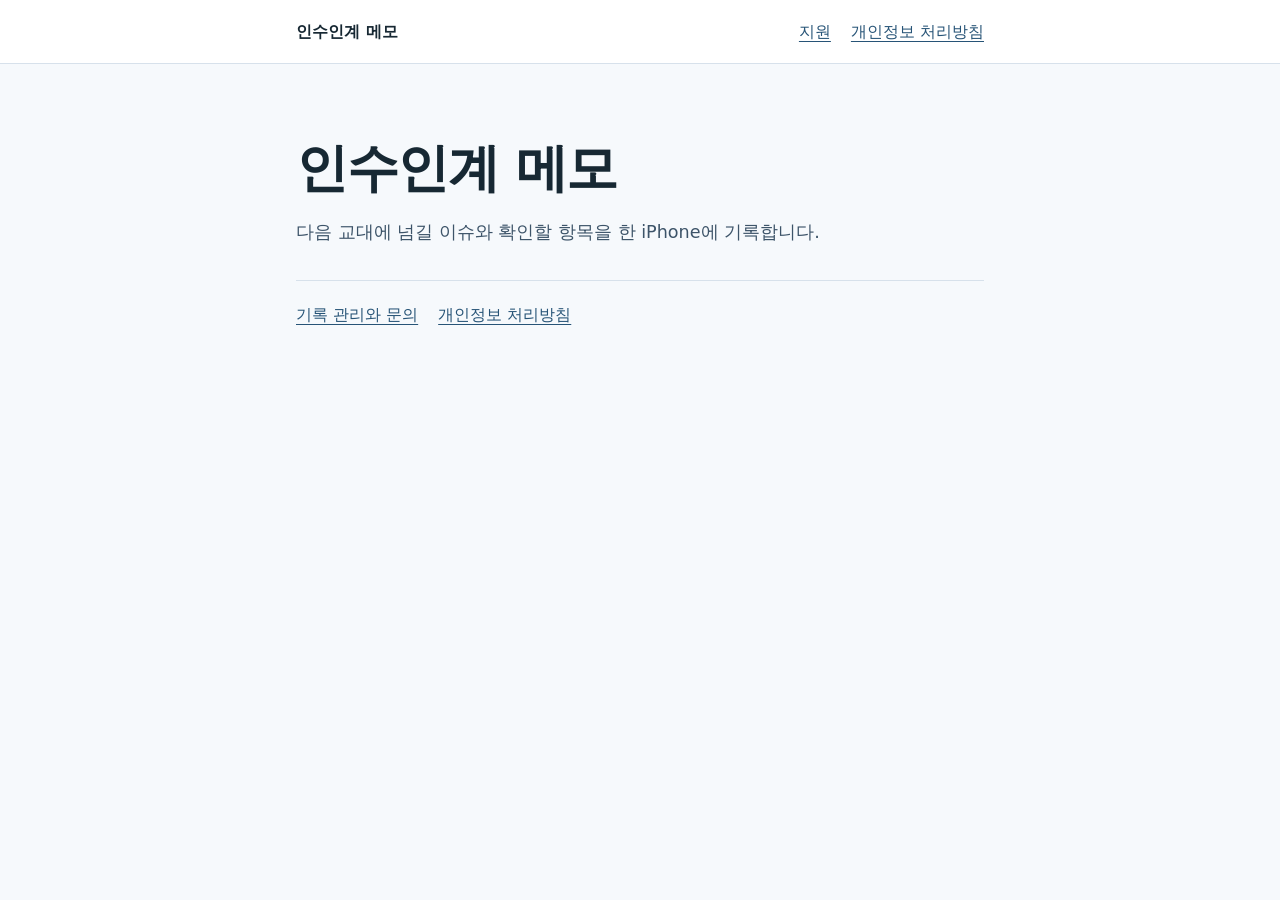
<file: index.html>
<!doctype html>
<html lang="ko">
<head>
  <meta charset="utf-8">
  <meta name="viewport" content="width=device-width, initial-scale=1">
  <meta name="description" content="인수인계 메모의 사용 안내와 개인정보 처리방침입니다.">
  <title>인수인계 메모</title>
  <link rel="stylesheet" href="style.css">
</head>
<body>
  <header class="site-header">
    <nav aria-label="페이지">
      <a class="brand" href="./" aria-current="page">인수인계 메모</a>
      <div class="nav-links">
        <a href="support/">지원</a>
        <a href="privacy/">개인정보 처리방침</a>
      </div>
    </nav>
  </header>
  <main>
    <h1>인수인계 메모</h1>
    <p class="summary">다음 교대에 넘길 이슈와 확인할 항목을 한 iPhone에 기록합니다.</p>
    <div class="page-links">
      <a href="support/">기록 관리와 문의</a>
      <a href="privacy/">개인정보 처리방침</a>
    </div>
  </main>
</body>
</html>
</file>
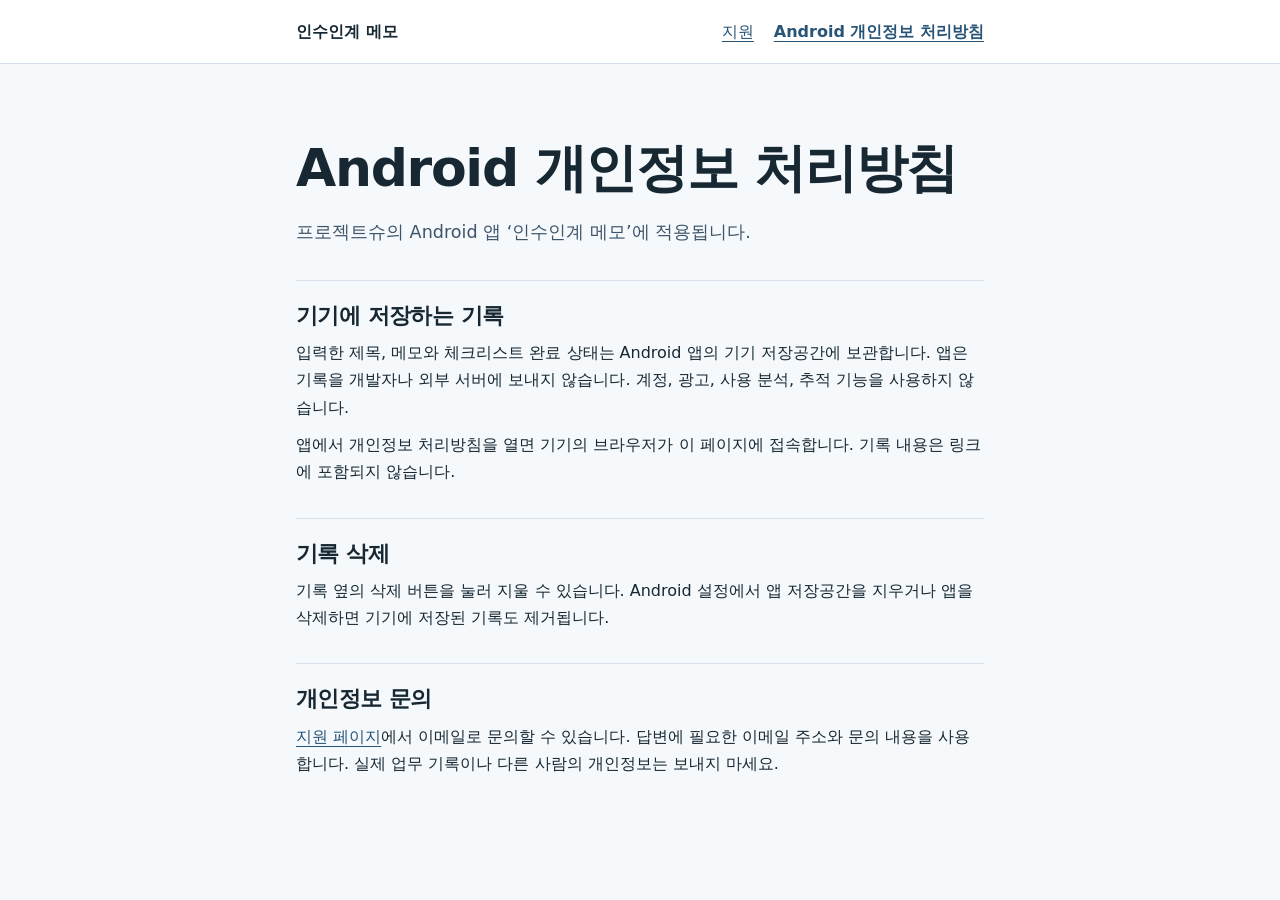
<file: android-privacy/index.html>
<!doctype html>
<html lang="ko">
<head>
  <meta charset="utf-8">
  <meta name="viewport" content="width=device-width, initial-scale=1">
  <meta name="description" content="인수인계 메모 Android 앱의 기기 저장, 기록 삭제 및 개인정보 문의 안내입니다.">
  <title>Android 개인정보 처리방침 | 인수인계 메모</title>
  <link rel="stylesheet" href="../style.css">
</head>
<body>
  <header class="site-header">
    <nav aria-label="페이지">
      <a class="brand" href="../">인수인계 메모</a>
      <div class="nav-links">
        <a href="../support/">지원</a>
        <a href="./" aria-current="page">Android 개인정보 처리방침</a>
      </div>
    </nav>
  </header>
  <main>
    <h1>Android 개인정보 처리방침</h1>
    <p class="summary">프로젝트슈의 Android 앱 ‘인수인계 메모’에 적용됩니다.</p>
    <section>
      <h2>기기에 저장하는 기록</h2>
      <p>입력한 제목, 메모와 체크리스트 완료 상태는 Android 앱의 기기 저장공간에 보관합니다. 앱은 기록을 개발자나 외부 서버에 보내지 않습니다. 계정, 광고, 사용 분석, 추적 기능을 사용하지 않습니다.</p>
      <p>앱에서 개인정보 처리방침을 열면 기기의 브라우저가 이 페이지에 접속합니다. 기록 내용은 링크에 포함되지 않습니다.</p>
    </section>
    <section>
      <h2>기록 삭제</h2>
      <p>기록 옆의 삭제 버튼을 눌러 지울 수 있습니다. Android 설정에서 앱 저장공간을 지우거나 앱을 삭제하면 기기에 저장된 기록도 제거됩니다.</p>
    </section>
    <section>
      <h2>개인정보 문의</h2>
      <p><a href="../support/">지원 페이지</a>에서 이메일로 문의할 수 있습니다. 답변에 필요한 이메일 주소와 문의 내용을 사용합니다. 실제 업무 기록이나 다른 사람의 개인정보는 보내지 마세요.</p>
    </section>
  </main>
</body>
</html>
</file>
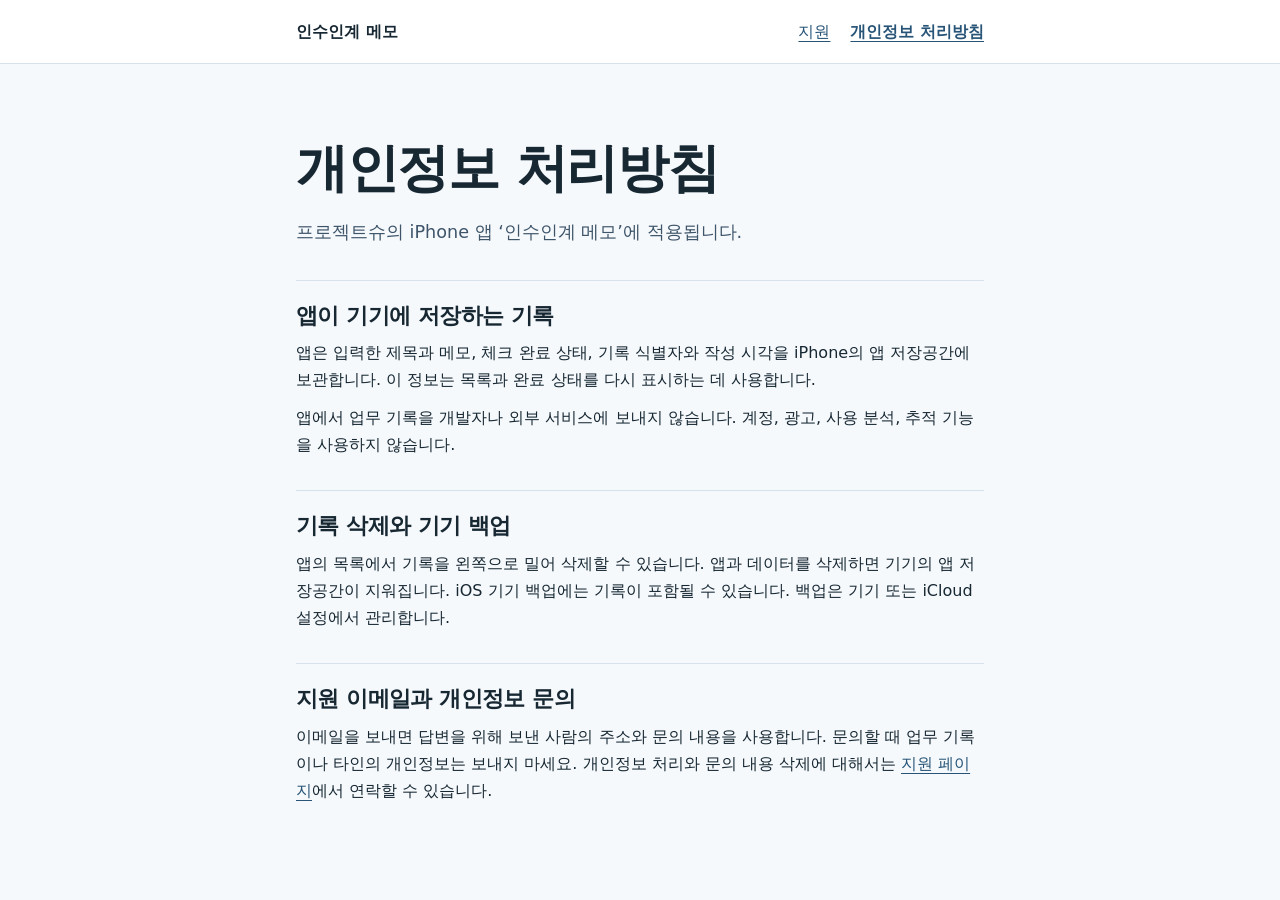
<file: privacy/index.html>
<!doctype html>
<html lang="ko">
<head>
  <meta charset="utf-8">
  <meta name="viewport" content="width=device-width, initial-scale=1">
  <meta name="description" content="인수인계 메모가 기기에 저장하는 기록, 삭제 방법, 백업과 지원 문의의 개인정보 처리 안내입니다.">
  <title>개인정보 처리방침 | 인수인계 메모</title>
  <link rel="stylesheet" href="../style.css">
</head>
<body>
  <header class="site-header">
    <nav aria-label="페이지">
      <a class="brand" href="../">인수인계 메모</a>
      <div class="nav-links">
        <a href="../support/">지원</a>
        <a href="./" aria-current="page">개인정보 처리방침</a>
      </div>
    </nav>
  </header>
  <main>
    <h1>개인정보 처리방침</h1>
    <p class="summary">프로젝트슈의 iPhone 앱 ‘인수인계 메모’에 적용됩니다.</p>

    <section>
      <h2>앱이 기기에 저장하는 기록</h2>
      <p>앱은 입력한 제목과 메모, 체크 완료 상태, 기록 식별자와 작성 시각을 iPhone의 앱 저장공간에 보관합니다. 이 정보는 목록과 완료 상태를 다시 표시하는 데 사용합니다.</p>
      <p>앱에서 업무 기록을 개발자나 외부 서비스에 보내지 않습니다. 계정, 광고, 사용 분석, 추적 기능을 사용하지 않습니다.</p>
    </section>
    <section>
      <h2>기록 삭제와 기기 백업</h2>
      <p>앱의 목록에서 기록을 왼쪽으로 밀어 삭제할 수 있습니다. 앱과 데이터를 삭제하면 기기의 앱 저장공간이 지워집니다. iOS 기기 백업에는 기록이 포함될 수 있습니다. 백업은 기기 또는 iCloud 설정에서 관리합니다.</p>
    </section>
    <section>
      <h2>지원 이메일과 개인정보 문의</h2>
      <p>이메일을 보내면 답변을 위해 보낸 사람의 주소와 문의 내용을 사용합니다. 문의할 때 업무 기록이나 타인의 개인정보는 보내지 마세요. 개인정보 처리와 문의 내용 삭제에 대해서는 <a href="../support/">지원 페이지</a>에서 연락할 수 있습니다.</p>
    </section>
  </main>
</body>
</html>
</file>
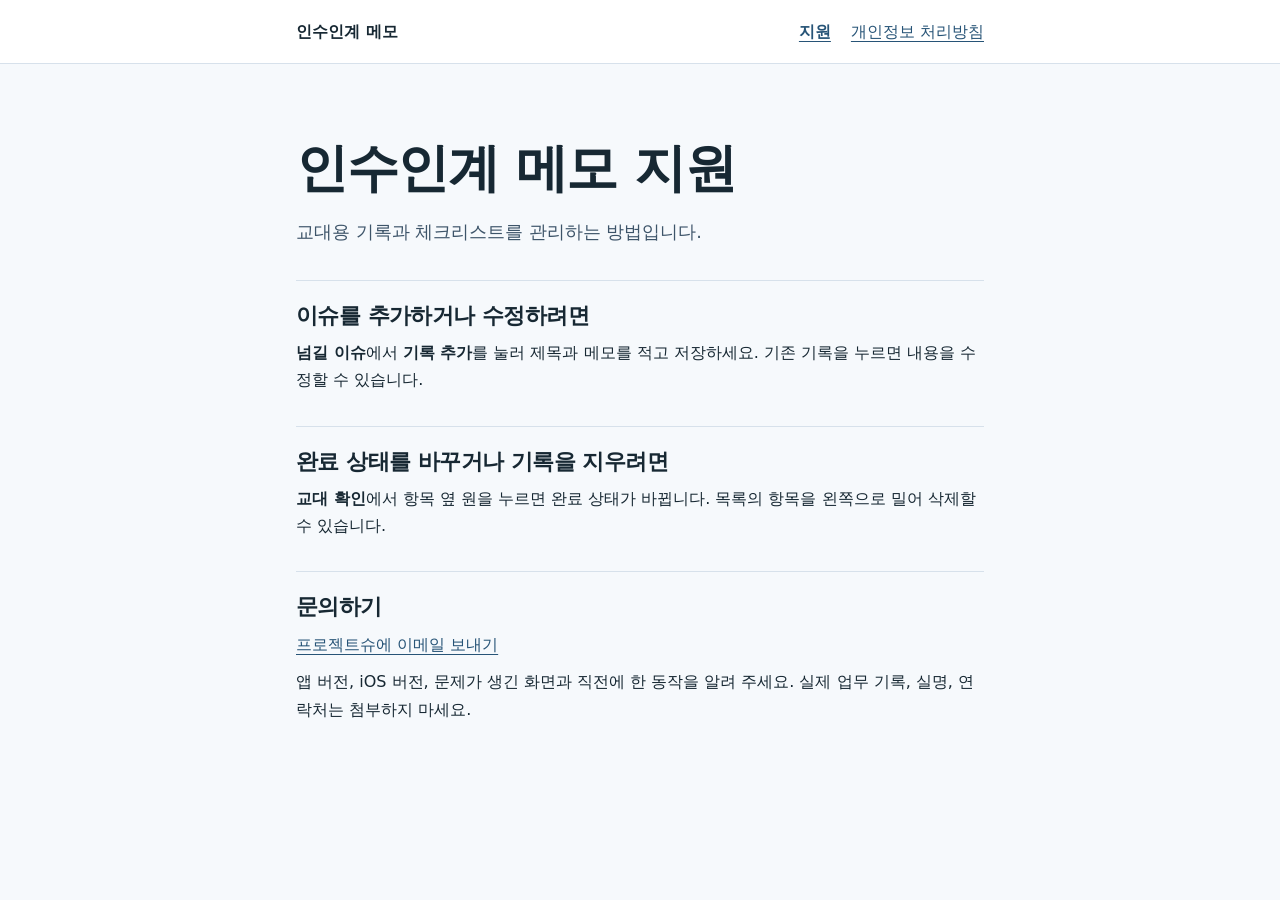
<file: support/index.html>
<!doctype html>
<html lang="ko">
<head>
  <meta charset="utf-8">
  <meta name="viewport" content="width=device-width, initial-scale=1">
  <meta name="description" content="인수인계 메모의 기록 추가, 완료 표시, 수정 및 삭제 방법과 지원 문의 경로입니다.">
  <title>지원 | 인수인계 메모</title>
  <link rel="stylesheet" href="../style.css">
</head>
<body>
  <header class="site-header">
    <nav aria-label="페이지">
      <a class="brand" href="../">인수인계 메모</a>
      <div class="nav-links">
        <a href="./" aria-current="page">지원</a>
        <a href="../privacy/">개인정보 처리방침</a>
      </div>
    </nav>
  </header>
  <main>
    <h1>인수인계 메모 지원</h1>
    <p class="summary">교대용 기록과 체크리스트를 관리하는 방법입니다.</p>

    <section>
      <h2>이슈를 추가하거나 수정하려면</h2>
      <p><strong>넘길 이슈</strong>에서 <strong>기록 추가</strong>를 눌러 제목과 메모를 적고 저장하세요. 기존 기록을 누르면 내용을 수정할 수 있습니다.</p>
    </section>
    <section>
      <h2>완료 상태를 바꾸거나 기록을 지우려면</h2>
      <p><strong>교대 확인</strong>에서 항목 옆 원을 누르면 완료 상태가 바뀝니다. 목록의 항목을 왼쪽으로 밀어 삭제할 수 있습니다.</p>
    </section>
    <section>
      <h2>문의하기</h2>
      <p><a href="mailto:shu@project-shu.org?subject=%EC%9D%B8%EC%88%98%EC%9D%B8%EA%B3%84%20%EB%A9%94%EB%AA%A8%20%EC%A7%80%EC%9B%90">프로젝트슈에 이메일 보내기</a></p>
      <p>앱 버전, iOS 버전, 문제가 생긴 화면과 직전에 한 동작을 알려 주세요. 실제 업무 기록, 실명, 연락처는 첨부하지 마세요.</p>
    </section>
  </main>
</body>
</html>
</file>
<file: style.css>
:root {
  color-scheme: light;
  font-family: Geist, "Apple SD Gothic Neo", "Noto Sans KR", system-ui, sans-serif;
  color: #172833;
  background: #f6f9fc;
  line-height: 1.7;
  overflow-wrap: break-word;
}

body { margin: 0; }

a {
  color: #275477;
  text-underline-offset: 0.22em;
}

a:focus-visible {
  outline: 2px solid #275477;
  outline-offset: 4px;
}

.site-header {
  border-bottom: 1px solid #d7e1eb;
  background: #fff;
}

nav, main {
  max-width: 43rem;
  margin-inline: auto;
  padding-inline: clamp(1rem, 5vw, 2rem);
}

nav {
  display: flex;
  flex-wrap: wrap;
  justify-content: space-between;
  align-items: center;
  gap: 0.25rem 1rem;
  padding-block: 0.6rem;
}

nav a {
  display: inline-flex;
  align-items: center;
  min-height: 44px;
}

.brand {
  color: inherit;
  font-weight: 750;
  text-decoration: none;
}

.nav-links, .page-links {
  display: flex;
  flex-wrap: wrap;
  gap: 0.5rem 1.25rem;
}

.nav-links [aria-current="page"] { font-weight: 750; }

main { padding-block: clamp(2.25rem, 8vw, 4.5rem) 4rem; }

h1, h2 {
  margin: 0;
  line-height: 1.25;
  letter-spacing: -0.025em;
}

h1 { font-size: clamp(2rem, 7vw, 3.25rem); }
h2 { font-size: clamp(1.2rem, 4vw, 1.4rem); }

p { margin: 0.65rem 0 0; }

.summary {
  margin-top: 1.05rem;
  color: #3d5469;
  font-size: 1.1rem;
}

section, .page-links {
  margin-top: 2rem;
  padding-top: 1.25rem;
  border-top: 1px solid #d7e1eb;
}
</file>
